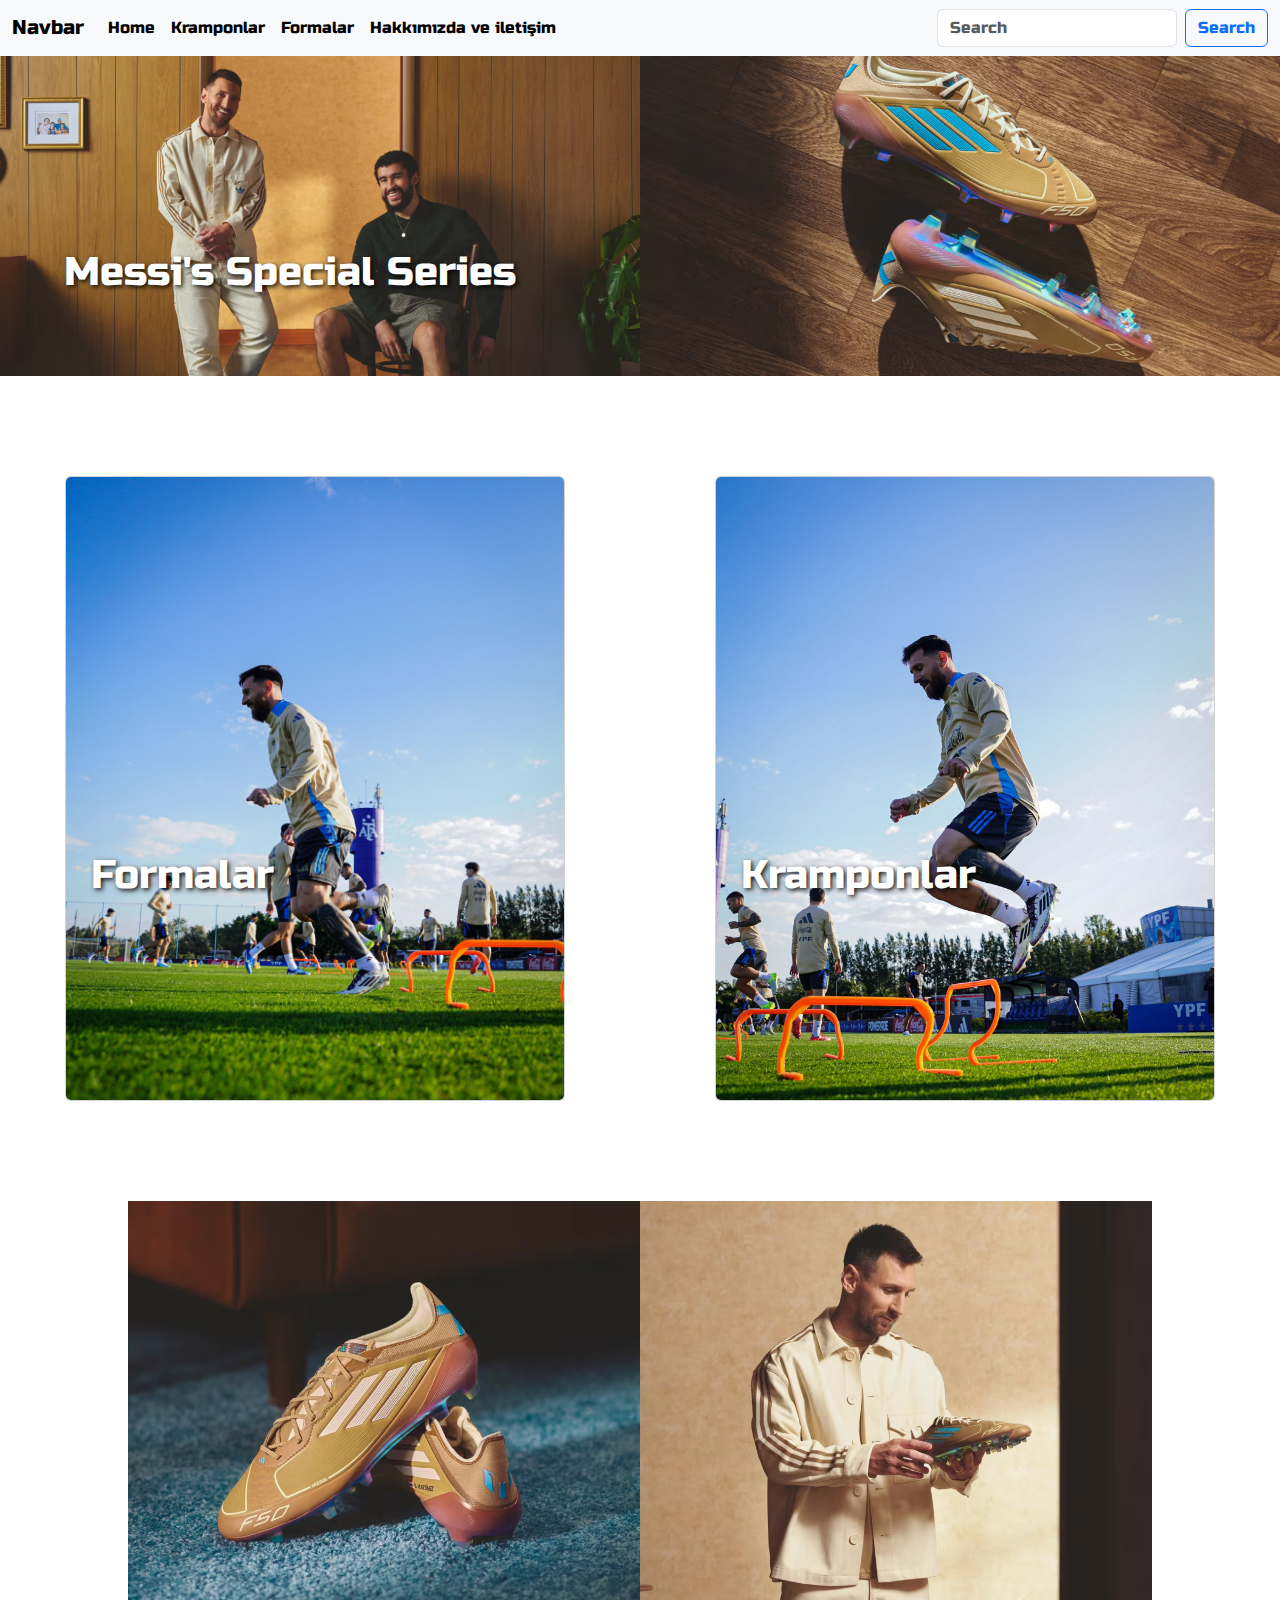
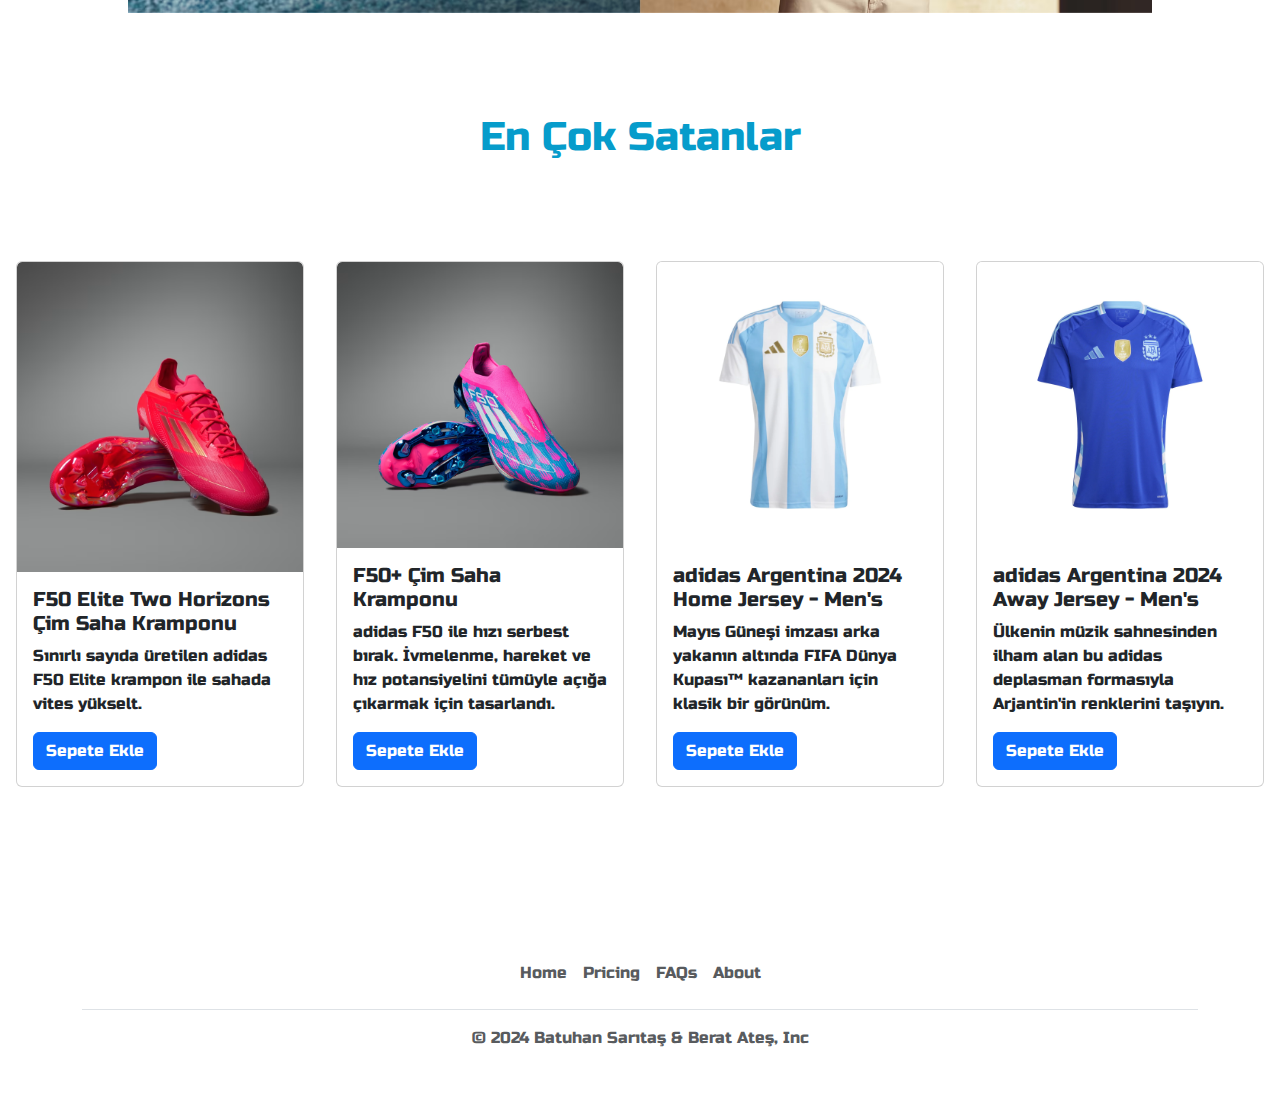
<file: batt & berat ödev/index.html>
<!DOCTYPE html>
<html lang="en">

<head>
    <meta charset="UTF-8">
    <meta name="viewport" content="width=device-width, initial-scale=1.0">
    <title>WORK</title>

    <link rel="stylesheet" href="style.css">

    <link href="https://cdn.jsdelivr.net/npm/bootstrap@5.3.3/dist/css/bootstrap.min.css" rel="stylesheet"
        integrity="sha384-QWTKZyjpPEjISv5WaRU9OFeRpok6YctnYmDr5pNlyT2bRjXh0JMhjY6hW+ALEwIH" crossorigin="anonymous">
</head>

<body>
    <!-- Navbar Start -->
    <header class="header">
        <nav class="navbar navbar-expand-lg bg-body-tertiary">
            <div class="container-fluid">
                <a class="navbar-brand" href="index.html">Navbar</a>
                <button class="navbar-toggler" type="button" data-bs-toggle="collapse"
                    data-bs-target="#navbarSupportedContent" aria-controls="navbarSupportedContent"
                    aria-expanded="false" aria-label="Toggle navigation">
                    <span class="navbar-toggler-icon"></span>
                </button>
                <div class="collapse navbar-collapse" id="navbarSupportedContent">
                    <ul class="navbar-nav me-auto mb-2 mb-lg-0">
                        <li class="nav-item">
                            <a class="nav-link active" aria-current="page" href="index.html">Home</a>
                        </li>
                        <li class="nav-item">
                            <a class="nav-link active" href="product.html">Kramponlar</a>
                        </li>
                        <li class="nav-item">
                            <a class="nav-link active" href="jersey.html">Formalar</a>
                        </li>
                        <li class="nav-item">
                            <a class="nav-link active" href="about.html">Hakkımızda ve iletişim</a>
                        </li>
                    </ul>
                    <form class="d-flex" role="search">
                        <input class="form-control me-2" type="search" placeholder="Search" aria-label="Search">
                        <button class="btn btn-outline-primary" type="submit">Search</button>
                    </form>
                </div>
            </div>
        </nav>
    </header>
    <!-- Navbar End -->

    <!-- Section1 Start -->
    <section class="section1">
        <img src="images/Leo1.jpg" class="img-fluid" alt="...">
        <img src="images/leo2.jpg" class="img-fluid" alt="...">
        <img src="images/leo3.jpg" class="img-fluid" alt="...">
        <div class="overlay">
            <h1>Messi's Special Series</h1>
        </div>
    </section>
    <!-- Seciton1 End -->

    <!-- Cards Start -->
    <div class="container-card">
        <!-- Card1 -->
        <div class="card">
            <a href="jersey.html">
                <img src="images/Card1.jpeg" class="img-fluid" alt="...">
            </a>
            <div class="overlay">
                <h1>Formalar</h1>
            </div>
        </div>

        <!-- Card2 -->
        <div class="card">
            <a href="product.html">
                <img src="images/Card2.jpeg" class="img-fluid" alt="...">
            </a>
            <div class="overlay">
                <h1>Kramponlar</h1>
            </div>
        </div>
    </div>
    <!-- Cards End -->

    <!-- Section2 Start -->
    <section class="section2">
        <img src="images/Leo4.jpg" class="img-fluid" alt="...">
    </section>
    <!-- Section2 End -->

    <!-- Text1 Start -->
    <div class="text1">
        <h1>En Çok Satanlar</h1>
    </div>
    <!-- Text1 End -->

    <!-- Products Start -->
    <div class="container-products">
        <!-- Produc1 -->
        <div class="card" style="width: 18rem;">
            <img src="images/Crampon1.jpg" class="card-img-top" alt="...">
            <div class="card-body">
                <h5 class="card-title">F50 Elite Two Horizons Çim Saha Kramponu</h5>
                <p class="card-text">Sınırlı sayıda üretilen adidas F50 Elite krampon ile sahada vites yükselt.</p>
                <a href="#" class="btn btn-primary">Sepete Ekle</a>
            </div>
        </div>

        <!-- Product2 -->
        <div class="card" style="width: 18rem;">
            <img src="images/Crampon2.jpg" class="card-img-top" alt="...">
            <div class="card-body">
                <h5 class="card-title">F50+ Çim Saha Kramponu</h5>
                <p class="card-text">adidas F50 ile hızı serbest bırak. İvmelenme, hareket ve hız potansiyelini tümüyle
                    açığa çıkarmak için tasarlandı.</p>
                <a href="#" class="btn btn-primary">Sepete Ekle</a>
            </div>
        </div>

        <!-- Produc3 -->
        <div class="card" style="width: 18rem;">
            <img src="images/product1.jpg" class="card-img-top" alt="...">
            <div class="card-body">
                <h5 class="card-title">adidas Argentina 2024 Home Jersey - Men's</h5>
                <p class="card-text">Mayıs Güneşi imzası arka yakanın altında
                    FIFA Dünya Kupası™ kazananları için klasik bir görünüm.
                </p>
                <a href="#" class="btn btn-primary">Sepete Ekle</a>
            </div>
        </div>

        <!-- Product4 -->
        <div class="card" style="width: 18rem;">
            <img src="images/product2.jpg" class="card-img-top" alt="...">
            <div class="card-body">
                <h5 class="card-title">adidas Argentina 2024 Away Jersey - Men's</h5>
                <p class="card-text">Ülkenin müzik sahnesinden ilham alan bu adidas deplasman formasıyla Arjantin'in
                    renklerini taşıyın.
                </p>
                <a href="#" class="btn btn-primary">Sepete Ekle</a>
            </div>
        </div>
    </div>
    <!-- Products End -->

    <!-- Footer Start -->
    <footer class="footer">
        <div class="container">
            <footer class="py-3 my-4">
                <ul class="nav justify-content-center border-bottom pb-3 mb-3">
                    <li class="nav-item"><a href="index.html" class="nav-link px-2 text-body-secondary">Home</a></li>
                    <li class="nav-item"><a href="#" class="nav-link px-2 text-body-secondary">Pricing</a></li>
                    <li class="nav-item"><a href="#" class="nav-link px-2 text-body-secondary">FAQs</a></li>
                    <li class="nav-item"><a href="about.html" class="nav-link px-2 text-body-secondary">About</a></li>
                </ul>
                <p class="text-center text-body-secondary">© 2024 Batuhan Sarıtaş & Berat Ateş, Inc</p>
            </footer>
        </div>
    </footer>
    <!-- Footer End -->
    <script src="https://cdn.jsdelivr.net/npm/bootstrap@5.3.3/dist/js/bootstrap.bundle.min.js"
        integrity="sha384-YvpcrYf0tY3lHB60NNkmXc5s9fDVZLESaAA55NDzOxhy9GkcIdslK1eN7N6jIeHz"
        crossorigin="anonymous"></script>
</body>

</html>
</file>
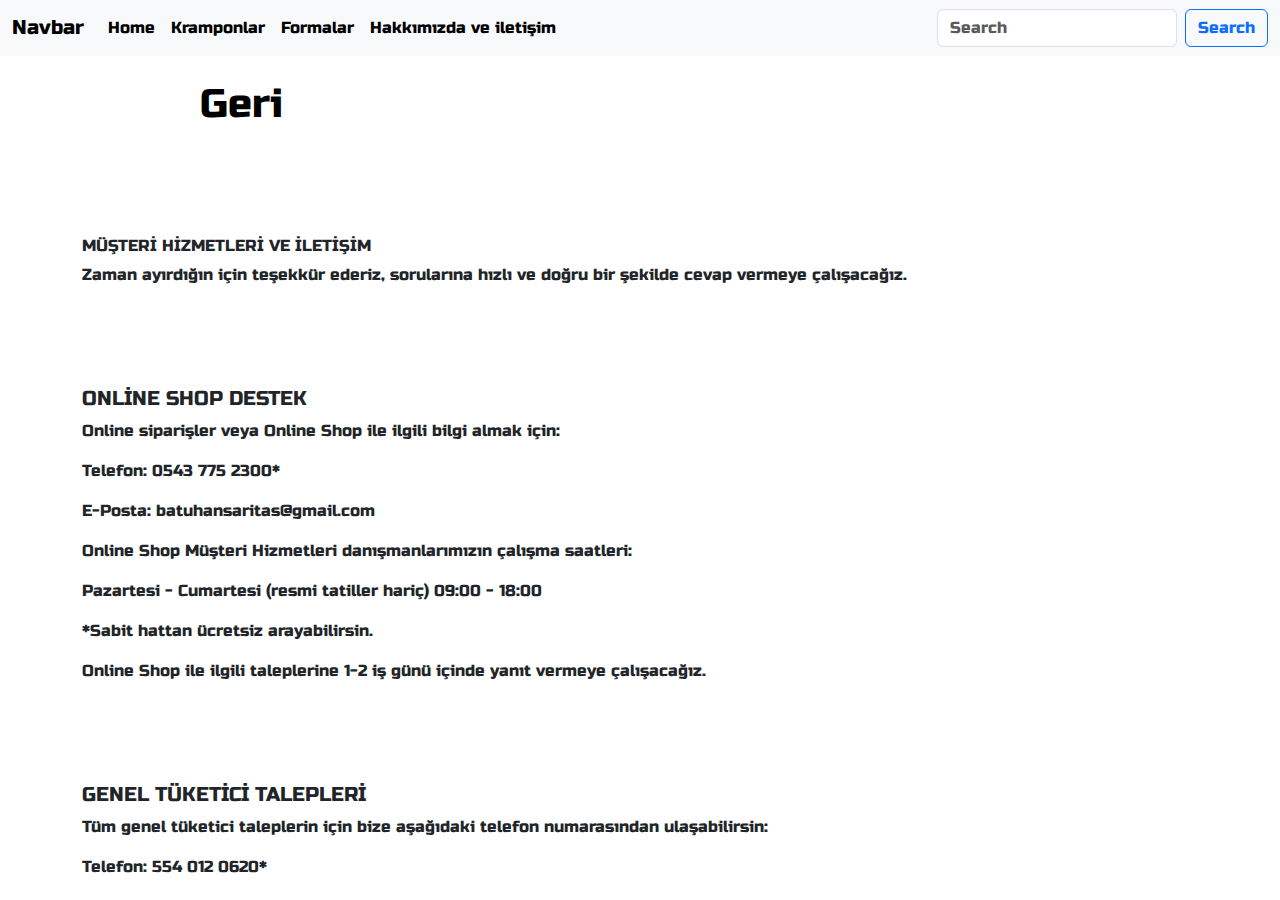
<file: batt & berat ödev/about.html>
<!DOCTYPE html>
<html lang="en">

<head>
    <meta charset="UTF-8">
    <meta name="viewport" content="width=device-width, initial-scale=1.0">
    <title>Document</title>

    <link rel="stylesheet" href="about.css">

    <link href="https://cdn.jsdelivr.net/npm/bootstrap@5.3.3/dist/css/bootstrap.min.css" rel="stylesheet"
        integrity="sha384-QWTKZyjpPEjISv5WaRU9OFeRpok6YctnYmDr5pNlyT2bRjXh0JMhjY6hW+ALEwIH" crossorigin="anonymous">
</head>

<body>
    <!-- Navbar Start -->
    <header class="header">
        <nav class="navbar navbar-expand-lg bg-body-tertiary">
            <div class="container-fluid">
                <a class="navbar-brand" href="index.html">Navbar</a>
                <button class="navbar-toggler" type="button" data-bs-toggle="collapse"
                    data-bs-target="#navbarSupportedContent" aria-controls="navbarSupportedContent"
                    aria-expanded="false" aria-label="Toggle navigation">
                    <span class="navbar-toggler-icon"></span>
                </button>
                <div class="collapse navbar-collapse" id="navbarSupportedContent">
                    <ul class="navbar-nav me-auto mb-2 mb-lg-0">
                        <li class="nav-item">
                            <a class="nav-link active" aria-current="page" href="index.html">Home</a>
                        </li>
                        <li class="nav-item">
                            <a class="nav-link active" href="product.html">Kramponlar</a>
                        </li>
                        <li class="nav-item">
                            <a class="nav-link active" href="jersey.html">Formalar</a>
                        </li>
                        <li class="nav-item">
                            <a class="nav-link active" href="about.html">Hakkımızda ve iletişim</a>
                        </li>
                    </ul>
                    <form class="d-flex" role="search">
                        <input class="form-control me-2" type="search" placeholder="Search" aria-label="Search">
                        <button class="btn btn-outline-primary" type="submit">Search</button>
                    </form>
                </div>
            </div>
        </nav>
    </header>
    <!-- Navbar End -->
    <div class="back">
        <a href="index.html">
            <h1>Geri</h1>
        </a>
    </div>
    <div class="container">
        <h6>MÜŞTERİ HİZMETLERİ VE İLETİŞİM</h6>
        <p>Zaman ayırdığın için teşekkür ederiz, sorularına hızlı ve doğru bir şekilde cevap vermeye çalışacağız.</p>
    </div>
    <div class="container">
        <h5>ONLİNE SHOP DESTEK</h5>
        <p>Online siparişler veya Online Shop ile ilgili bilgi almak için:</p>
        <p>Telefon: 0543 775 2300*</p>
        <p>E-Posta: batuhansaritas@gmail.com</p>
        <p>Online Shop Müşteri Hizmetleri danışmanlarımızın çalışma saatleri:</p>
        <p>Pazartesi - Cumartesi (resmi tatiller hariç) 09:00 - 18:00</p>
        <p>*Sabit hattan ücretsiz arayabilirsin. </p>
        <p>Online Shop ile ilgili taleplerine 1-2 iş günü içinde yanıt vermeye çalışacağız. </p>
    </div>
    <div class="container">
        <h5>GENEL TÜKETİCİ TALEPLERİ </h5>
        <p>Tüm genel tüketici taleplerin için bize aşağıdaki telefon numarasından ulaşabilirsin:        </p>
        <p>Telefon: 554 012 0620*</p>
    </div>
    <script src="https://cdn.jsdelivr.net/npm/bootstrap@5.3.3/dist/js/bootstrap.bundle.min.js"
        integrity="sha384-YvpcrYf0tY3lHB60NNkmXc5s9fDVZLESaAA55NDzOxhy9GkcIdslK1eN7N6jIeHz"
        crossorigin="anonymous"></script>
</body>

</html>
</file>
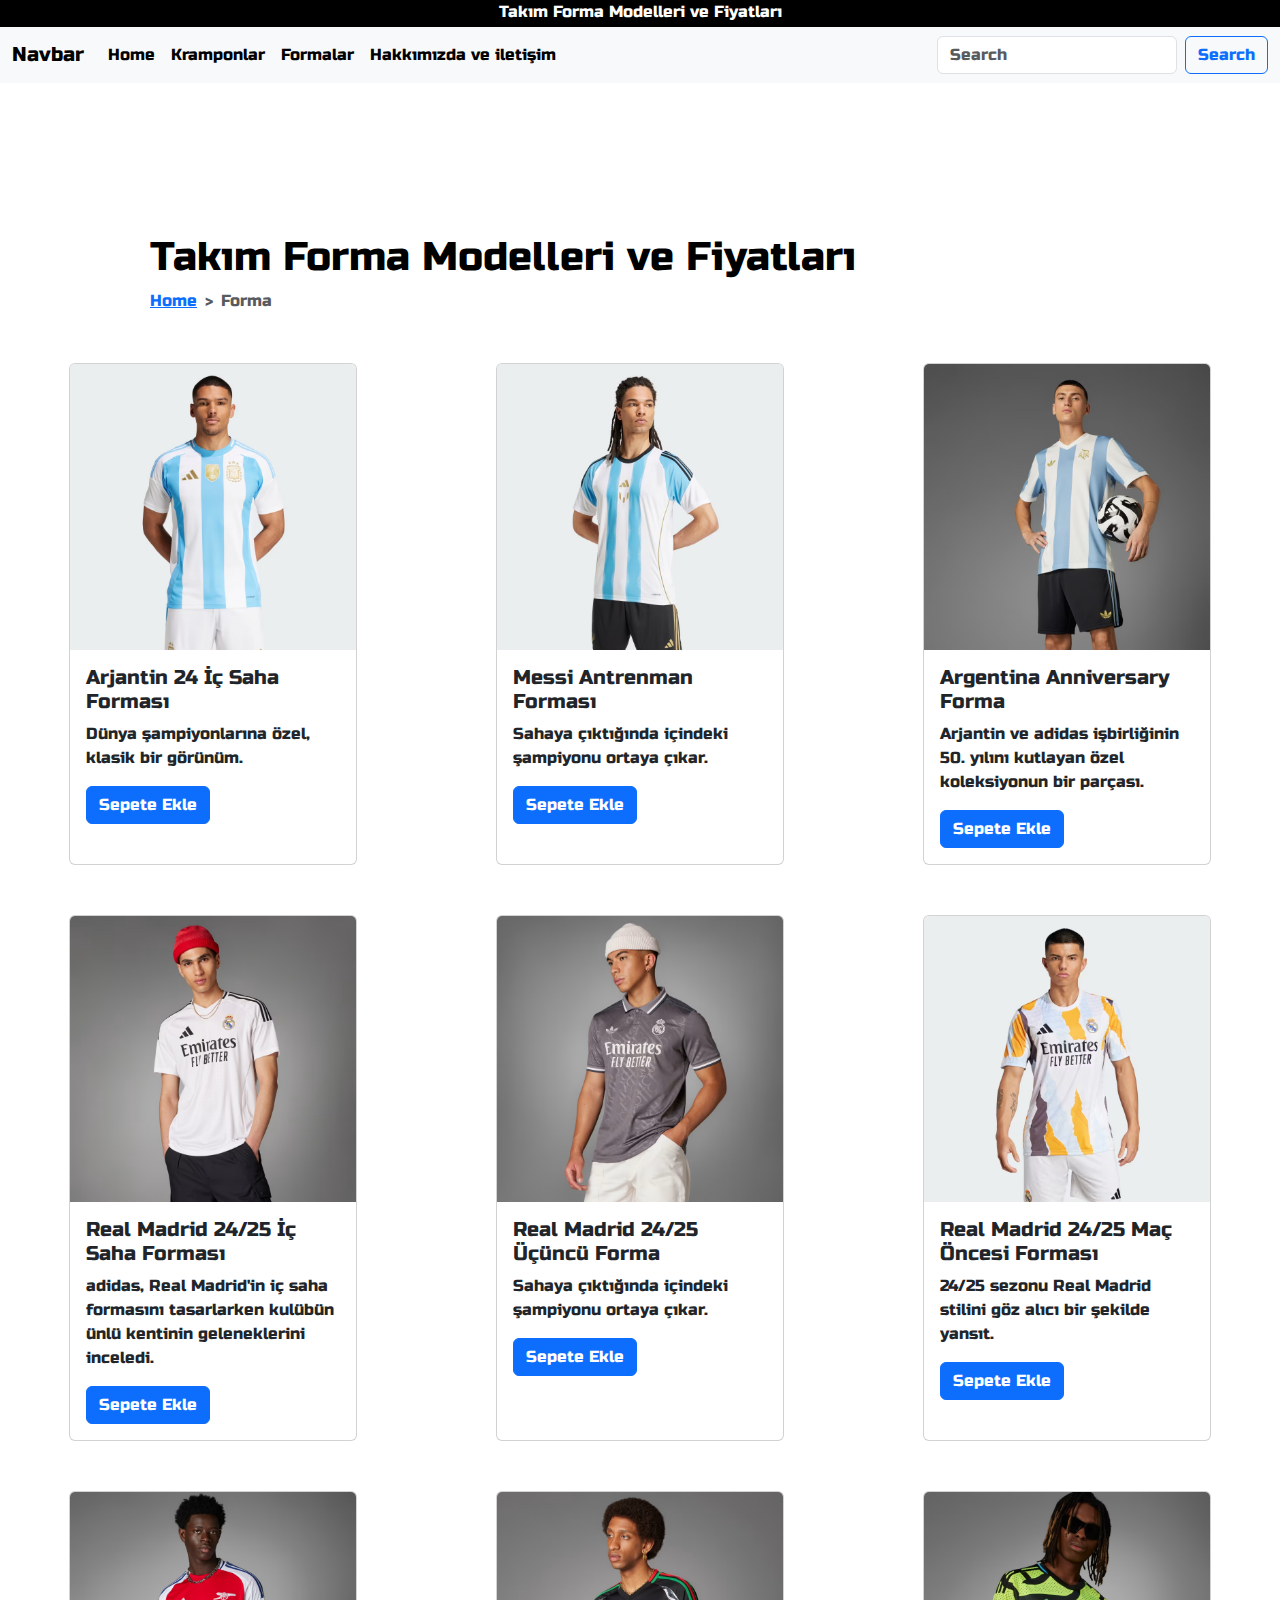
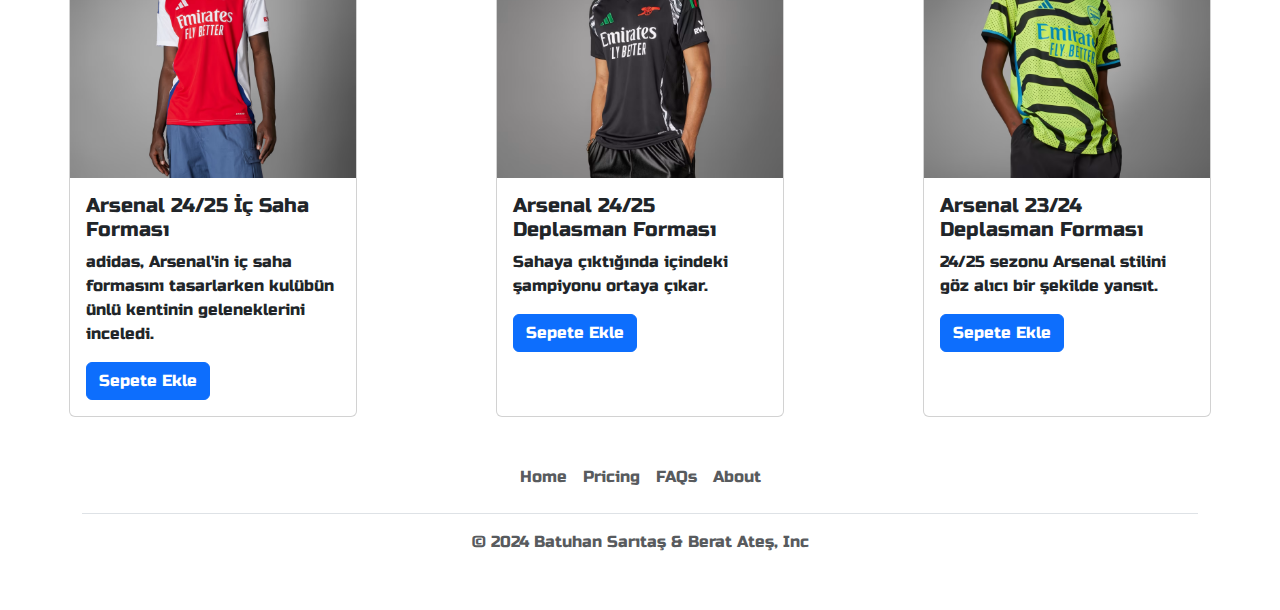
<file: batt & berat ödev/jersey.html>
<!DOCTYPE html>
<html lang="en">

<head>
    <meta charset="UTF-8">
    <meta name="viewport" content="width=device-width, initial-scale=1.0">
    <title>Document</title>

    <link rel="stylesheet" href="jersey.css">
    <link href="https://cdn.jsdelivr.net/npm/bootstrap@5.3.3/dist/css/bootstrap.min.css" rel="stylesheet"
        integrity="sha384-QWTKZyjpPEjISv5WaRU9OFeRpok6YctnYmDr5pNlyT2bRjXh0JMhjY6hW+ALEwIH" crossorigin="anonymous">
</head>

<body>
    <div class="top">
        <p>
            <a href="">Takım Forma Modelleri ve Fiyatları</a>
        </p>
    </div>
    <!-- Navbar Start -->
    <header class="header">
        <nav class="navbar navbar-expand-lg bg-body-tertiary">
            <div class="container-fluid">
                <a class="navbar-brand" href="index.html">Navbar</a>
                <button class="navbar-toggler" type="button" data-bs-toggle="collapse"
                    data-bs-target="#navbarSupportedContent" aria-controls="navbarSupportedContent"
                    aria-expanded="false" aria-label="Toggle navigation">
                    <span class="navbar-toggler-icon"></span>
                </button>
                <div class="collapse navbar-collapse" id="navbarSupportedContent">
                    <ul class="navbar-nav me-auto mb-2 mb-lg-0">
                        <li class="nav-item">
                            <a class="nav-link active" aria-current="page" href="index.html">Home</a>
                        </li>
                        <li class="nav-item">
                            <a class="nav-link active" href="product.html">Kramponlar</a>
                        </li>
                        <li class="nav-item">
                            <a class="nav-link active" href="jersey.html">Formalar</a>
                        </li>
                        <li class="nav-item">
                            <a class="nav-link active" href="about.html">Hakkımızda ve iletişim</a>
                        </li>
                    </ul>
                    <form class="d-flex" role="search">
                        <input class="form-control me-2" type="search" placeholder="Search" aria-label="Search">
                        <button class="btn btn-outline-primary" type="submit">Search</button>
                    </form>
                </div>
            </div>
        </nav>
    </header>
    <!-- Navbar End -->
    <div class="text1">
        <h1>Takım Forma Modelleri ve Fiyatları</h1>
    </div>
    <!-- Section1 Start -->
    <section class="section1">
        <nav style="--bs-breadcrumb-divider: '>';" aria-label="breadcrumb">
            <ol class="breadcrumb">
                <li class="breadcrumb-item"><a href="#">Home</a></li>
                <li class="breadcrumb-item active" aria-current="page">Forma</li>
            </ol>
        </nav>
    </section>
    <!-- Section1 End -->

    <!-- Products Row1 Start -->
    <div class="container-products">

        <div class="card" style="width: 18rem;">
            <img src="images/Products/item1.jpg" class="card-img-top" alt="...">
            <div class="card-body">
                <h5 class="card-title">Arjantin 24 İç Saha Forması</h5>
                <p class="card-text">Dünya şampiyonlarına özel, klasik bir görünüm.</p>
                <a href="#" class="btn btn-primary">Sepete Ekle</a>
            </div>
        </div>

        <div class="card" style="width: 18rem;">
            <img src="images/Products/item2.jpg" class="card-img-top" alt="...">
            <div class="card-body">
                <h5 class="card-title">Messi Antrenman Forması</h5>
                <p class="card-text">Sahaya çıktığında içindeki şampiyonu ortaya çıkar.</p>
                <a href="#" class="btn btn-primary">Sepete Ekle</a>
            </div>
        </div>

        <div class="card" style="width: 18rem;">
            <img src="images/Products/item5.jpg" class="card-img-top" alt="...">
            <div class="card-body">
                <h5 class="card-title">Argentina Anniversary Forma</h5>
                <p class="card-text">Arjantin ve adidas işbirliğinin 50. yılını kutlayan özel koleksiyonun bir parçası.
                </p>
                <a href="#" class="btn btn-primary">Sepete Ekle</a>
            </div>
        </div>
    </div>
    <!-- Products Row1 End -->

    <!-- Products Row2 Start -->
    <div class="container-products">

        <div class="card" style="width: 18rem;">
            <img src="images/Products/item6.jpg" class="card-img-top" alt="...">
            <div class="card-body">
                <h5 class="card-title">Real Madrid 24/25 İç Saha Forması</h5>
                <p class="card-text">adidas, Real Madrid'in iç saha formasını tasarlarken kulübün ünlü kentinin
                    geleneklerini inceledi.</p>
                <a href="#" class="btn btn-primary">Sepete Ekle</a>
            </div>
        </div>

        <div class="card" style="width: 18rem;">
            <img src="images/Products/item7.jpg" class="card-img-top" alt="...">
            <div class="card-body">
                <h5 class="card-title">Real Madrid 24/25 Üçüncü Forma</h5>
                <p class="card-text">Sahaya çıktığında içindeki şampiyonu ortaya çıkar.</p>
                <a href="#" class="btn btn-primary">Sepete Ekle</a>
            </div>
        </div>

        <div class="card" style="width: 18rem;">
            <img src="images/Products/item8.jpg" class="card-img-top" alt="...">
            <div class="card-body">
                <h5 class="card-title">Real Madrid 24/25 Maç Öncesi Forması</h5>
                <p class="card-text">24/25 sezonu Real Madrid stilini göz alıcı bir şekilde yansıt.
                </p>
                <a href="#" class="btn btn-primary">Sepete Ekle</a>
            </div>
        </div>
    </div>
    <!-- Products Row2 End -->

    <!-- Products Row3 Start -->
    <div class="container-products">

        <div class="card" style="width: 18rem;">
            <img src="images/Products/item9.jpg" class="card-img-top" alt="...">
            <div class="card-body">
                <h5 class="card-title">Arsenal 24/25 İç Saha Forması</h5>
                <p class="card-text">adidas, Arsenal'in iç saha formasını tasarlarken kulübün ünlü kentinin
                    geleneklerini inceledi.</p>
                <a href="#" class="btn btn-primary">Sepete Ekle</a>
            </div>
        </div>

        <div class="card" style="width: 18rem;">
            <img src="images/Products/item10.jpg" class="card-img-top" alt="...">
            <div class="card-body">
                <h5 class="card-title">Arsenal 24/25 Deplasman Forması</h5>
                <p class="card-text">Sahaya çıktığında içindeki şampiyonu ortaya çıkar.</p>
                <a href="#" class="btn btn-primary">Sepete Ekle</a>
            </div>
        </div>

        <div class="card" style="width: 18rem;">
            <img src="images/Products/item11.jpg" class="card-img-top" alt="...">
            <div class="card-body">
                <h5 class="card-title">Arsenal 23/24 Deplasman Forması</h5>
                <p class="card-text">24/25 sezonu Arsenal stilini göz alıcı bir şekilde yansıt.
                </p>
                <a href="#" class="btn btn-primary">Sepete Ekle</a>
            </div>
        </div>
    </div>
    <!-- Products Row3 End -->

    <!-- Footer Start -->
    <footer class="footer">
        <div class="container">
            <footer class="py-3 my-4">
                <ul class="nav justify-content-center border-bottom pb-3 mb-3">
                    <li class="nav-item"><a href="index.html" class="nav-link px-2 text-body-secondary">Home</a></li>
                    <li class="nav-item"><a href="#" class="nav-link px-2 text-body-secondary">Pricing</a></li>
                    <li class="nav-item"><a href="#" class="nav-link px-2 text-body-secondary">FAQs</a></li>
                    <li class="nav-item"><a href="about.html" class="nav-link px-2 text-body-secondary">About</a></li>
                </ul>
                <p class="text-center text-body-secondary">© 2024 Batuhan Sarıtaş & Berat Ateş, Inc</p>
            </footer>
        </div>
    </footer>
    <!-- Footer End -->
    <script src="https://cdn.jsdelivr.net/npm/bootstrap@5.3.3/dist/js/bootstrap.bundle.min.js"
        integrity="sha384-YvpcrYf0tY3lHB60NNkmXc5s9fDVZLESaAA55NDzOxhy9GkcIdslK1eN7N6jIeHz"
        crossorigin="anonymous"></script>
</body>

</html>
</file>
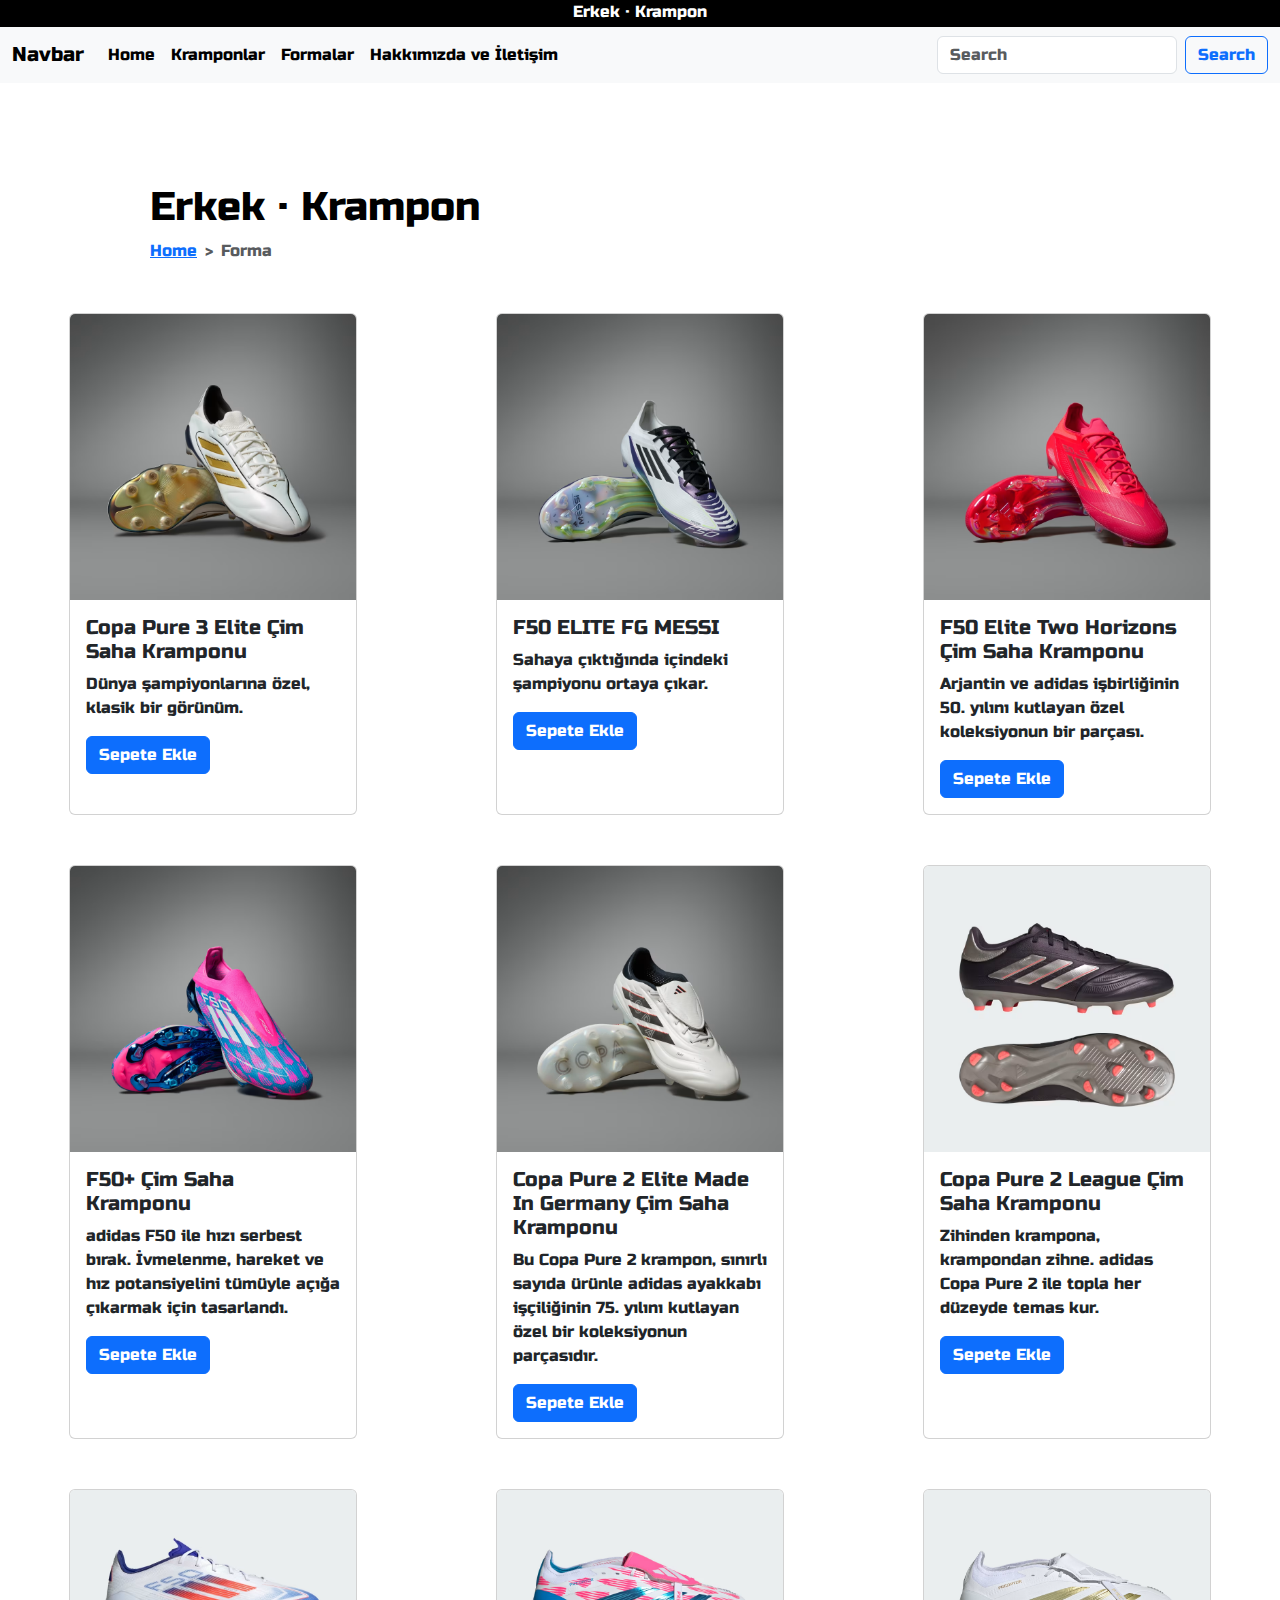
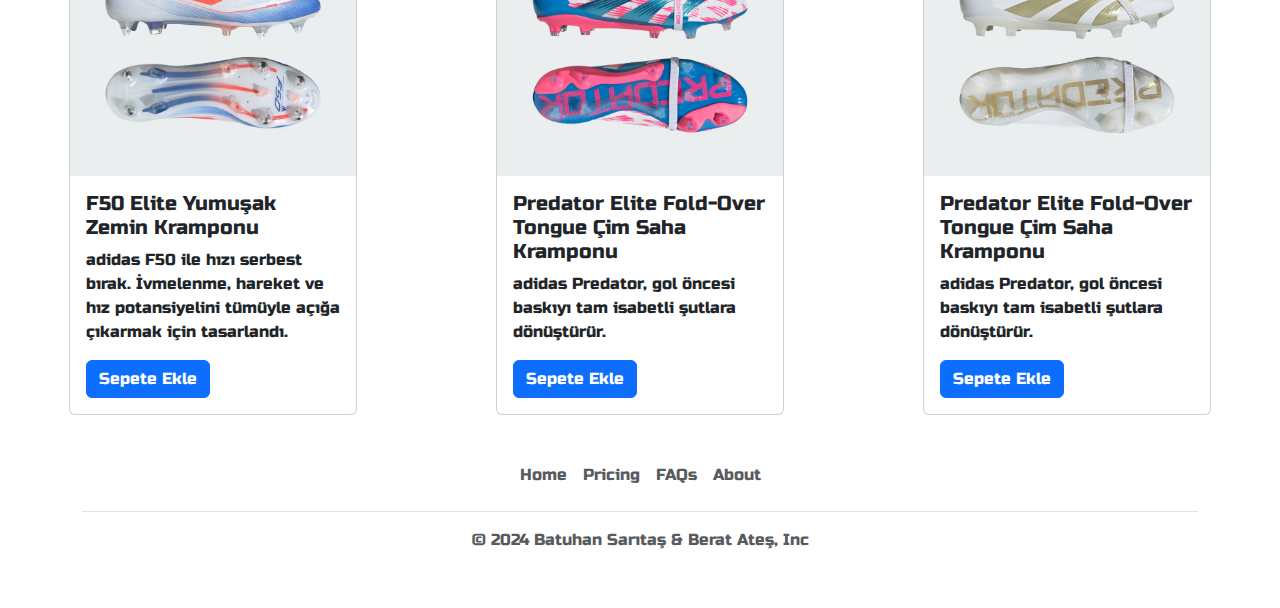
<file: batt & berat ödev/product.html>
<!DOCTYPE html>
<html lang="en">

<head>
    <meta charset="UTF-8">
    <meta name="viewport" content="width=device-width, initial-scale=1.0">
    <title>Document</title>

    <link rel="stylesheet" href="product.css">
    <link href="https://cdn.jsdelivr.net/npm/bootstrap@5.3.3/dist/css/bootstrap.min.css" rel="stylesheet"
        integrity="sha384-QWTKZyjpPEjISv5WaRU9OFeRpok6YctnYmDr5pNlyT2bRjXh0JMhjY6hW+ALEwIH" crossorigin="anonymous">
</head>

<body>
    <div class="top">
        <p>
            <a href="">Erkek · Krampon</a>
        </p>
    </div>
    <!-- Navbar Start -->
    <header class="header">
        <nav class="navbar navbar-expand-lg bg-body-tertiary">
            <div class="container-fluid">
                <a class="navbar-brand" href="index.html">Navbar</a>
                <button class="navbar-toggler" type="button" data-bs-toggle="collapse"
                    data-bs-target="#navbarSupportedContent" aria-controls="navbarSupportedContent"
                    aria-expanded="false" aria-label="Toggle navigation">
                    <span class="navbar-toggler-icon"></span>
                </button>
                <div class="collapse navbar-collapse" id="navbarSupportedContent">
                    <ul class="navbar-nav me-auto mb-2 mb-lg-0">
                        <li class="nav-item">
                            <a class="nav-link active" aria-current="page" href="index.html">Home</a>
                        </li>
                        <li class="nav-item">
                            <a class="nav-link active" href="product.html">Kramponlar</a>
                        </li>
                        <li class="nav-item">
                            <a class="nav-link active" href="jersey.html">Formalar</a>
                        </li>
                        <li class="nav-item">
                            <a class="nav-link active" href="about.html">Hakkımızda ve İletişim</a>
                        </li>
                    </ul>
                    <form class="d-flex" role="search">
                        <input class="form-control me-2" type="search" placeholder="Search" aria-label="Search">
                        <button class="btn btn-outline-primary" type="submit">Search</button>
                    </form>
                </div>
            </div>
        </nav>
    </header>
    <!-- Navbar End -->
    <div class="text1">
        <h1>Erkek · Krampon</h1>
    </div>
    <!-- Section1 Start -->
    <section class="section1">
        <nav style="--bs-breadcrumb-divider: '>';" aria-label="breadcrumb">
            <ol class="breadcrumb">
                <li class="breadcrumb-item"><a href="#">Home</a></li>
                <li class="breadcrumb-item active" aria-current="page">Forma</li>
            </ol>
        </nav>
    </section>
    <!-- Section1 End -->

    <!-- Products Row1 Start -->
    <div class="container-products">

        <div class="card" style="width: 18rem;">
            <img src="images/Products-crampon/item1.jpg" class="card-img-top" alt="...">
            <div class="card-body">
                <h5 class="card-title">Copa Pure 3 Elite Çim Saha Kramponu</h5>
                <p class="card-text">Dünya şampiyonlarına özel, klasik bir görünüm.</p>
                <a href="#" class="btn btn-primary">Sepete Ekle</a>
            </div>
        </div>

        <div class="card" style="width: 18rem;">
            <img src="images/Products-crampon/item2.jpg" class="card-img-top" alt="...">
            <div class="card-body">
                <h5 class="card-title">F50 ELITE FG MESSI</h5>
                <p class="card-text">Sahaya çıktığında içindeki şampiyonu ortaya çıkar.</p>
                <a href="#" class="btn btn-primary">Sepete Ekle</a>
            </div>
        </div>

        <div class="card" style="width: 18rem;">
            <img src="images/Products-crampon/item3.jpg" class="card-img-top" alt="...">
            <div class="card-body">
                <h5 class="card-title">F50 Elite Two Horizons Çim Saha Kramponu</h5>
                <p class="card-text">Arjantin ve adidas işbirliğinin 50. yılını kutlayan özel koleksiyonun bir parçası.
                </p>
                <a href="#" class="btn btn-primary">Sepete Ekle</a>
            </div>
        </div>
    </div>
    <!-- Products Row1 End -->

    <!-- Products Row2 Start -->
    <div class="container-products">

        <div class="card" style="width: 18rem;">
            <img src="images/Products-crampon/item4.jpg" class="card-img-top" alt="...">
            <div class="card-body">
                <h5 class="card-title">F50+ Çim Saha Kramponu</h5>
                <p class="card-text">adidas F50 ile hızı serbest bırak. İvmelenme, hareket ve hız potansiyelini tümüyle
                    açığa çıkarmak için tasarlandı.</p>
                <a href="#" class="btn btn-primary">Sepete Ekle</a>
            </div>
        </div>

        <div class="card" style="width: 18rem;">
            <img src="images/Products-crampon/item5.jpg" class="card-img-top" alt="...">
            <div class="card-body">
                <h5 class="card-title">Copa Pure 2 Elite Made In Germany Çim Saha Kramponu</h5>
                <p class="card-text">Bu Copa Pure 2 krampon, sınırlı sayıda ürünle adidas ayakkabı işçiliğinin 75.
                    yılını kutlayan özel bir koleksiyonun parçasıdır. </p>
                <a href="#" class="btn btn-primary">Sepete Ekle</a>
            </div>
        </div>

        <div class="card" style="width: 18rem;">
            <img src="images/Products-crampon/item9.jpg" class="card-img-top" alt="...">
            <div class="card-body">
                <h5 class="card-title">Copa Pure 2 League Çim Saha Kramponu</h5>
                <p class="card-text">Zihinden krampona, krampondan zihne. adidas Copa Pure 2 ile topla her düzeyde temas
                    kur.
                </p>
                <a href="#" class="btn btn-primary">Sepete Ekle</a>
            </div>
        </div>
    </div>
    <!-- Products Row2 End -->

    <!-- Products Row3 Start -->
    <div class="container-products">

        <div class="card" style="width: 18rem;">
            <img src="images/Products-crampon/item6.jpg" class="card-img-top" alt="...">
            <div class="card-body">
                <h5 class="card-title">F50 Elite Yumuşak Zemin Kramponu</h5>
                <p class="card-text">adidas F50 ile hızı serbest bırak. İvmelenme, hareket ve hız potansiyelini tümüyle
                    açığa çıkarmak için tasarlandı. </p>
                <a href="#" class="btn btn-primary">Sepete Ekle</a>
            </div>
        </div>

        <div class="card" style="width: 18rem;">
            <img src="images/Products-crampon/item7.jpg" class="card-img-top" alt="...">
            <div class="card-body">
                <h5 class="card-title">Predator Elite Fold-Over Tongue Çim Saha Kramponu</h5>
                <p class="card-text">adidas Predator, gol öncesi baskıyı tam isabetli şutlara dönüştürür.</p>
                <a href="#" class="btn btn-primary">Sepete Ekle</a>
            </div>
        </div>

        <div class="card" style="width: 18rem;">
            <img src="images/Products-crampon/item8.jpg" class="card-img-top" alt="...">
            <div class="card-body">
                <h5 class="card-title">Predator Elite Fold-Over Tongue Çim Saha Kramponu</h5>
                <p class="card-text">adidas Predator, gol öncesi baskıyı tam isabetli şutlara dönüştürür.
                </p>
                <a href="#" class="btn btn-primary">Sepete Ekle</a>
            </div>
        </div>
    </div>
    <!-- Products Row3 End -->

    <!-- Footer Start -->
    <footer class="footer">
        <div class="container">
            <footer class="py-3 my-4">
                <ul class="nav justify-content-center border-bottom pb-3 mb-3">
                    <li class="nav-item"><a href="index.html" class="nav-link px-2 text-body-secondary">Home</a></li>
                    <li class="nav-item"><a href="#" class="nav-link px-2 text-body-secondary">Pricing</a></li>
                    <li class="nav-item"><a href="#" class="nav-link px-2 text-body-secondary">FAQs</a></li>
                    <li class="nav-item"><a href="about.html" class="nav-link px-2 text-body-secondary">About</a></li>
                </ul>
                <p class="text-center text-body-secondary">© 2024 Batuhan Sarıtaş & Berat Ateş, Inc</p>
            </footer>
        </div>
    </footer>
    <!-- Footer End -->
    <script src="https://cdn.jsdelivr.net/npm/bootstrap@5.3.3/dist/js/bootstrap.bundle.min.js"
        integrity="sha384-YvpcrYf0tY3lHB60NNkmXc5s9fDVZLESaAA55NDzOxhy9GkcIdslK1eN7N6jIeHz"
        crossorigin="anonymous"></script>
</body>

</html>
</file>
<file: batt & berat ödev/style.css>
/* Bebas Neue */
@import url("https://fonts.googleapis.com/css2?family=Archivo+Black&family=Bebas+Neue&family=Inconsolata:wght@200..900&family=Playfair+Display+SC:ital,wght@0,400;0,700;0,900;1,400;1,700;1,900&family=Playfair+Display:ital,wght@0,400..900;1,400..900&family=Prompt:ital,wght@0,100;0,200;0,300;0,400;0,500;0,600;0,700;0,800;0,900;1,100;1,200;1,300;1,400;1,500;1,600;1,700;1,800;1,900&family=Roboto:ital,wght@0,100;0,300;0,400;0,500;0,700;0,900;1,100;1,300;1,400;1,500;1,700;1,900&display=swap");
/* Russo One */
@import url("https://fonts.googleapis.com/css2?family=Archivo+Black&family=Bebas+Neue&family=Inconsolata:wght@200..900&family=Playfair+Display+SC:ital,wght@0,400;0,700;0,900;1,400;1,700;1,900&family=Playfair+Display:ital,wght@0,400..900;1,400..900&family=Prompt:ital,wght@0,100;0,200;0,300;0,400;0,500;0,600;0,700;0,800;0,900;1,100;1,200;1,300;1,400;1,500;1,600;1,700;1,800;1,900&family=Roboto:ital,wght@0,100;0,300;0,400;0,500;0,700;0,900;1,100;1,300;1,400;1,500;1,700;1,900&family=Russo+One&display=swap");

* {
  padding: 0px;
  margin: 0px;
  box-sizing: border-box;
  font-family: Russo One;
}
/* Navbar Start */
/* Navbar End */

/* Section1 image start */
/* Varsayılan olarak yalnızca 960px'in üzerindeki resim gösterilecek */
.section1 {
  position: relative;
}
.section1 img {
  display: none;
}

/* 960px'in üzerindeki ekranlar için Leo1.jpg'yi göster */
@media (min-width: 960px) {
  .section1 img:nth-child(1) {
    display: block;
  }
}

/* 960px ile 500px arasındaki ekranlar için leo2.jpg'yi göster */
@media (max-width: 960px) and (min-width: 650px) {
  .section1 img:nth-child(2) {
    display: block;
  }
}

/* 500px'in altındaki ekranlar için leo3.jpg'yi göster */
@media (max-width: 650px) {
  .section1 img:nth-child(3) {
    display: block;
  }
}
/* Section1 image End */

/* Overlay Start */
.overlay {
  position: absolute;
  top: 60%;
  left: 5%;
}
.overlay h1 {
  color: white;
  text-shadow: 2px 2px 5px rgba(0, 0, 0, 0.9); /* Yazıya gölge ekleme */
}
/* Overlay End */

/* Cards Start */
.container-card {
  display: flex;
  justify-content: space-around;
  flex-wrap: wrap; /* Sayfa küçüldüğünde alt alta sıralanır*/
  margin-top: 100px;
  gap: 20px;
}

.card {
  overflow: hidden; /* Resmin kart sınırlarını aşmasını engeller */
  width: 500px;
}

.card img {
  width: 100%;
  height: 100%;
  object-fit: cover;
  transition: transform 0.3s ease; /* Geçiş efektini ayarlar */
}

.card:hover img {
  transform: scale(1.2); /* Resmi büyütür */
}

/* Cards End */

/* Section2 Start */
.section2 {
    margin-left: auto;
    margin-right: auto;
    width: 80%;
    margin-top: 100px;
}
/* Section2 End */

/* Text1 Start */
.text1 {
    margin-top: 100px;
}
.text1 h1{
    text-align: center;
    color: #069CCB;
}
/* Text1 End */

/* container-products Start */
.container-products {
    display: flex;
    justify-content:space-around;
    margin-top: 100px;
    flex-wrap: wrap;
}
/* container-products End */

/* Footer Start */
.footer {
    margin-top: 150px;
}
/* Footer End */
</file>
<file: batt & berat ödev/about.css>
/* Bebas Neue */
@import url("https://fonts.googleapis.com/css2?family=Archivo+Black&family=Bebas+Neue&family=Inconsolata:wght@200..900&family=Playfair+Display+SC:ital,wght@0,400;0,700;0,900;1,400;1,700;1,900&family=Playfair+Display:ital,wght@0,400..900;1,400..900&family=Prompt:ital,wght@0,100;0,200;0,300;0,400;0,500;0,600;0,700;0,800;0,900;1,100;1,200;1,300;1,400;1,500;1,600;1,700;1,800;1,900&family=Roboto:ital,wght@0,100;0,300;0,400;0,500;0,700;0,900;1,100;1,300;1,400;1,500;1,700;1,900&display=swap");
/* Russo One */
@import url("https://fonts.googleapis.com/css2?family=Archivo+Black&family=Bebas+Neue&family=Inconsolata:wght@200..900&family=Playfair+Display+SC:ital,wght@0,400;0,700;0,900;1,400;1,700;1,900&family=Playfair+Display:ital,wght@0,400..900;1,400..900&family=Prompt:ital,wght@0,100;0,200;0,300;0,400;0,500;0,600;0,700;0,800;0,900;1,100;1,200;1,300;1,400;1,500;1,600;1,700;1,800;1,900&family=Roboto:ital,wght@0,100;0,300;0,400;0,500;0,700;0,900;1,100;1,300;1,400;1,500;1,700;1,900&family=Russo+One&display=swap");
* {
  padding: 0px;
  margin: 0px;
  box-sizing: border-box;
  font-family: Russo One;
}
.back {
    display: inline-block;
}
.back a ,h1{
    text-decoration: none;
    color: black;
    margin-left: 200px;
}
.back a,h1:hover {
    background-color: gray;
}
.container {
    margin-top: 100px;
}
</file>
<file: batt & berat ödev/jersey.css>
/* Bebas Neue */
@import url("https://fonts.googleapis.com/css2?family=Archivo+Black&family=Bebas+Neue&family=Inconsolata:wght@200..900&family=Playfair+Display+SC:ital,wght@0,400;0,700;0,900;1,400;1,700;1,900&family=Playfair+Display:ital,wght@0,400..900;1,400..900&family=Prompt:ital,wght@0,100;0,200;0,300;0,400;0,500;0,600;0,700;0,800;0,900;1,100;1,200;1,300;1,400;1,500;1,600;1,700;1,800;1,900&family=Roboto:ital,wght@0,100;0,300;0,400;0,500;0,700;0,900;1,100;1,300;1,400;1,500;1,700;1,900&display=swap");
/* Russo One */
@import url("https://fonts.googleapis.com/css2?family=Archivo+Black&family=Bebas+Neue&family=Inconsolata:wght@200..900&family=Playfair+Display+SC:ital,wght@0,400;0,700;0,900;1,400;1,700;1,900&family=Playfair+Display:ital,wght@0,400..900;1,400..900&family=Prompt:ital,wght@0,100;0,200;0,300;0,400;0,500;0,600;0,700;0,800;0,900;1,100;1,200;1,300;1,400;1,500;1,600;1,700;1,800;1,900&family=Roboto:ital,wght@0,100;0,300;0,400;0,500;0,700;0,900;1,100;1,300;1,400;1,500;1,700;1,900&family=Russo+One&display=swap");

* {
  padding: 0px;
  margin: 0px;
  box-sizing: border-box;
  font-family: Russo One;
}
.top {
    width: 100%;
    height: 3vh;
    background-color: black;
}
.top a {
    text-decoration: none;
    color: white;
}
.top p {
    text-align: center;
}
/* Section1 Start */
.text1 {
    margin-top: 150px;
}
.text1 h1{
    color: black;
    margin-left: 150px;
}
.section1 nav{
    margin-left: 150px;
}
/* Section1 End */

/* Products Row1 Start */
.container-products {
    display: flex;
    justify-content: space-around;
    margin-top: 50px;
    flex-wrap: wrap;
}
/* Products Row1 End */
</file>
<file: batt & berat ödev/product.css>
/* Bebas Neue */
@import url("https://fonts.googleapis.com/css2?family=Archivo+Black&family=Bebas+Neue&family=Inconsolata:wght@200..900&family=Playfair+Display+SC:ital,wght@0,400;0,700;0,900;1,400;1,700;1,900&family=Playfair+Display:ital,wght@0,400..900;1,400..900&family=Prompt:ital,wght@0,100;0,200;0,300;0,400;0,500;0,600;0,700;0,800;0,900;1,100;1,200;1,300;1,400;1,500;1,600;1,700;1,800;1,900&family=Roboto:ital,wght@0,100;0,300;0,400;0,500;0,700;0,900;1,100;1,300;1,400;1,500;1,700;1,900&display=swap");
/* Russo One */
@import url("https://fonts.googleapis.com/css2?family=Archivo+Black&family=Bebas+Neue&family=Inconsolata:wght@200..900&family=Playfair+Display+SC:ital,wght@0,400;0,700;0,900;1,400;1,700;1,900&family=Playfair+Display:ital,wght@0,400..900;1,400..900&family=Prompt:ital,wght@0,100;0,200;0,300;0,400;0,500;0,600;0,700;0,800;0,900;1,100;1,200;1,300;1,400;1,500;1,600;1,700;1,800;1,900&family=Roboto:ital,wght@0,100;0,300;0,400;0,500;0,700;0,900;1,100;1,300;1,400;1,500;1,700;1,900&family=Russo+One&display=swap");

* {
  padding: 0px;
  margin: 0px;
  box-sizing: border-box;
  font-family: Russo One;
}
.top {
    width: 100%;
    height: 3vh;
    background-color: black;
}
.top a {
    text-decoration: none;
    color: white;
}
.top p {
    text-align: center;
}
/* Section1 Start */
.section1 nav{
    margin-left: 150px;
}
/* Section1 End */

/* Products Row1 Start */
.container-products {
    display: flex;
    justify-content: space-around;
    margin-top: 50px;
    flex-wrap: wrap;
}
/* Products Row1 End */
.text1 {
    color: black;
}
.text1 h1 {
    margin-left: 150px;
    margin-top: 100px;
}
</file>
